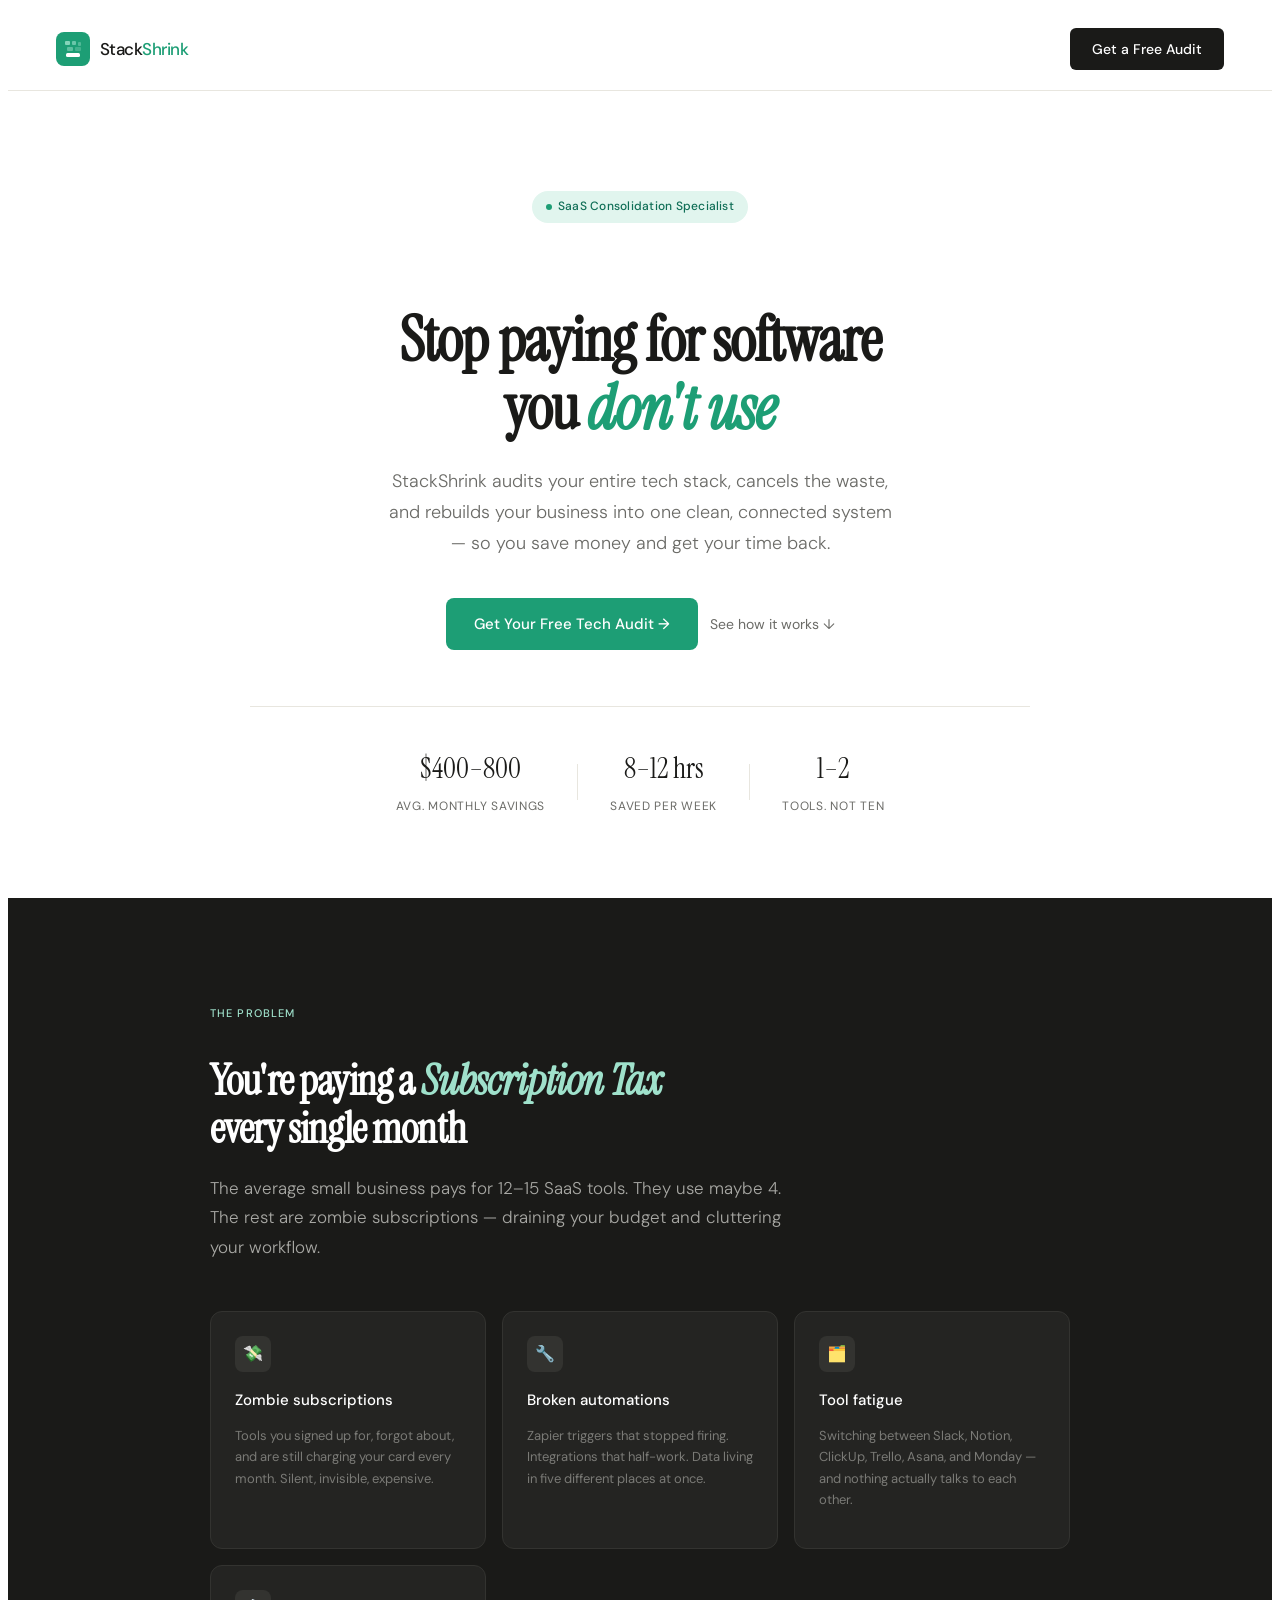
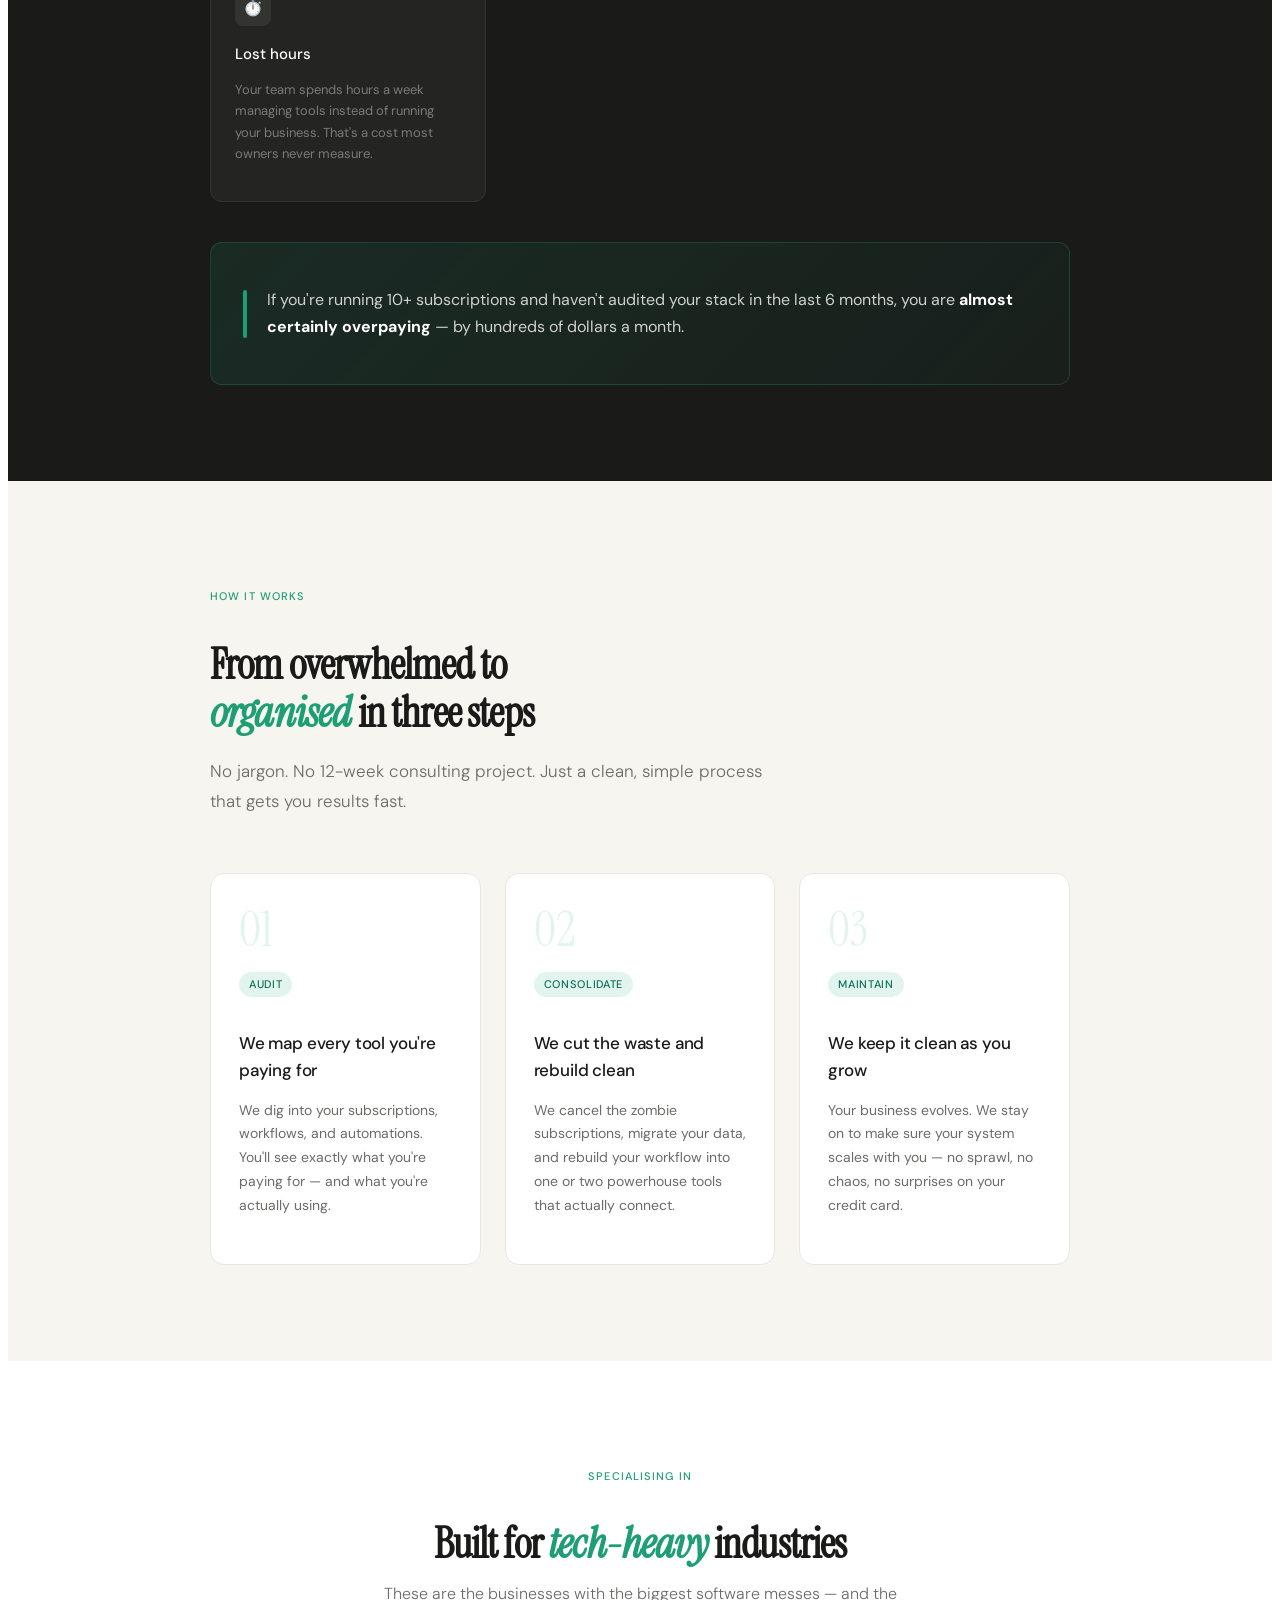
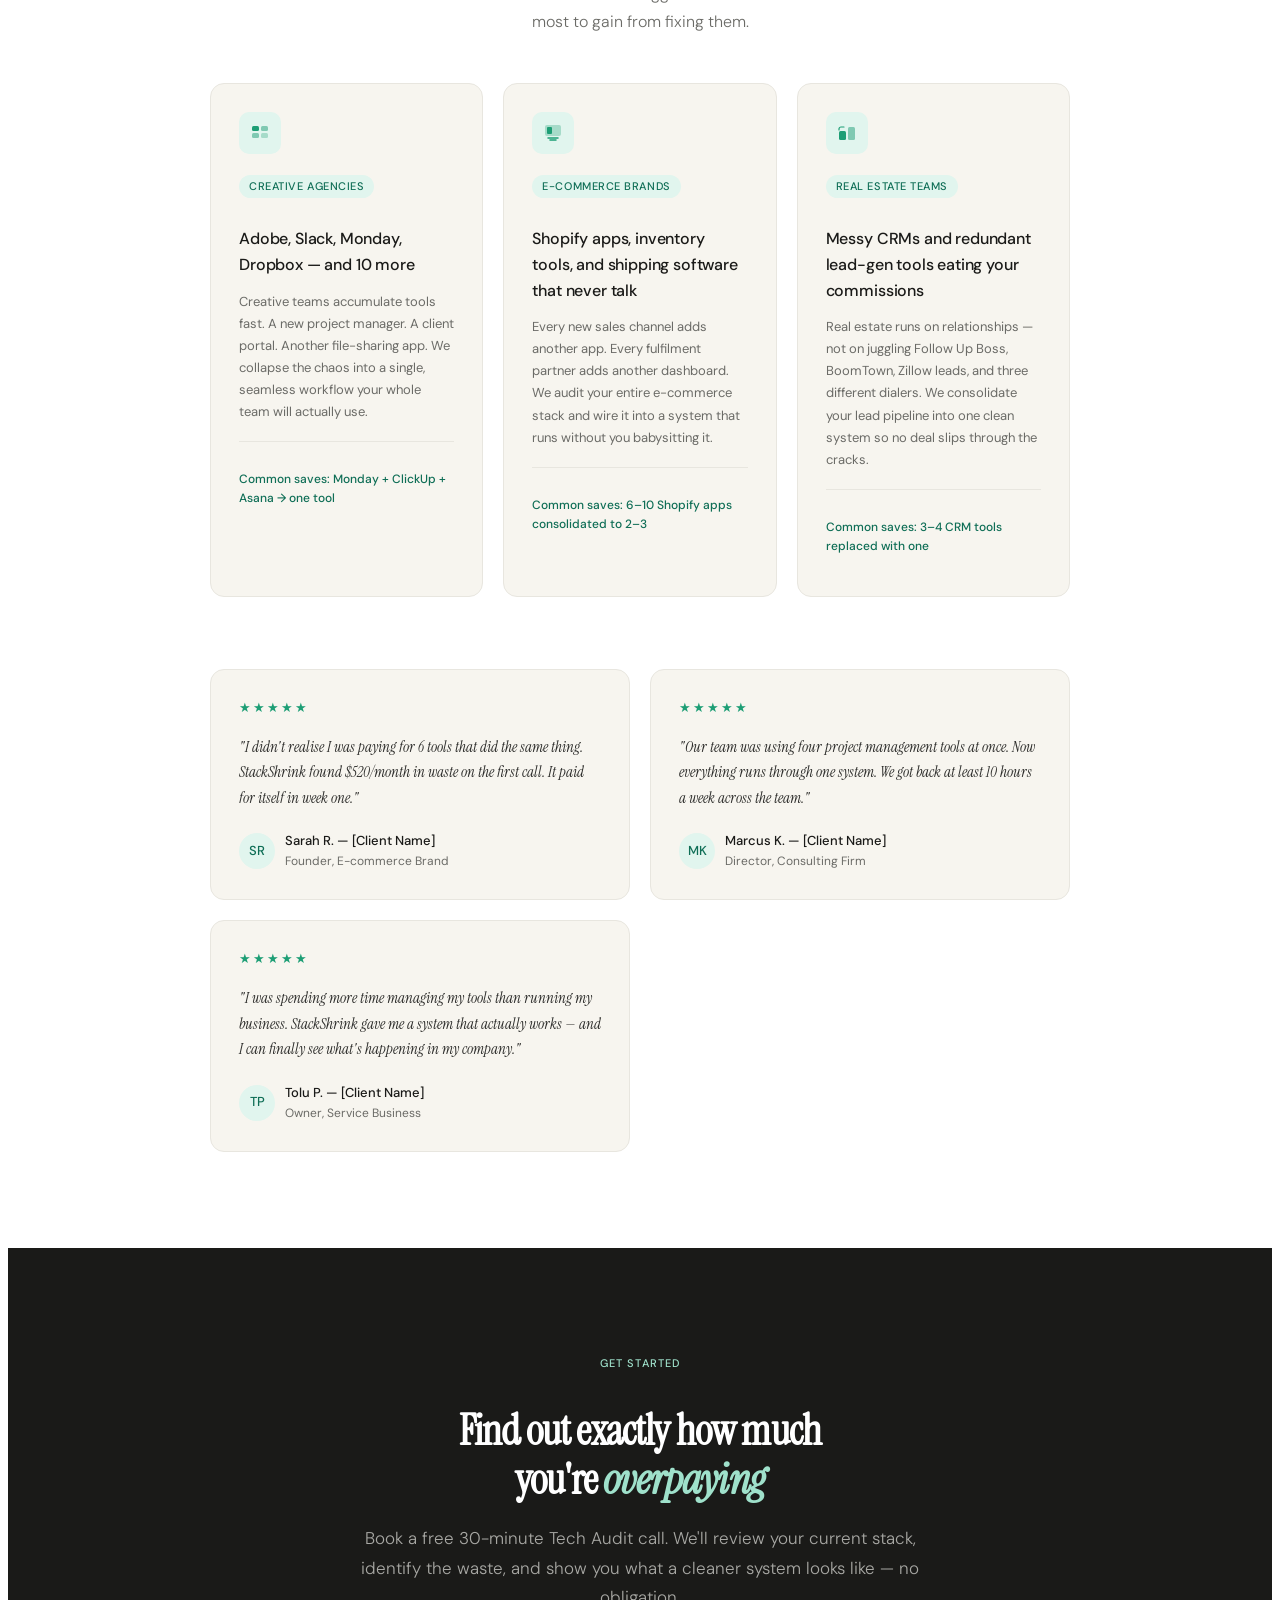
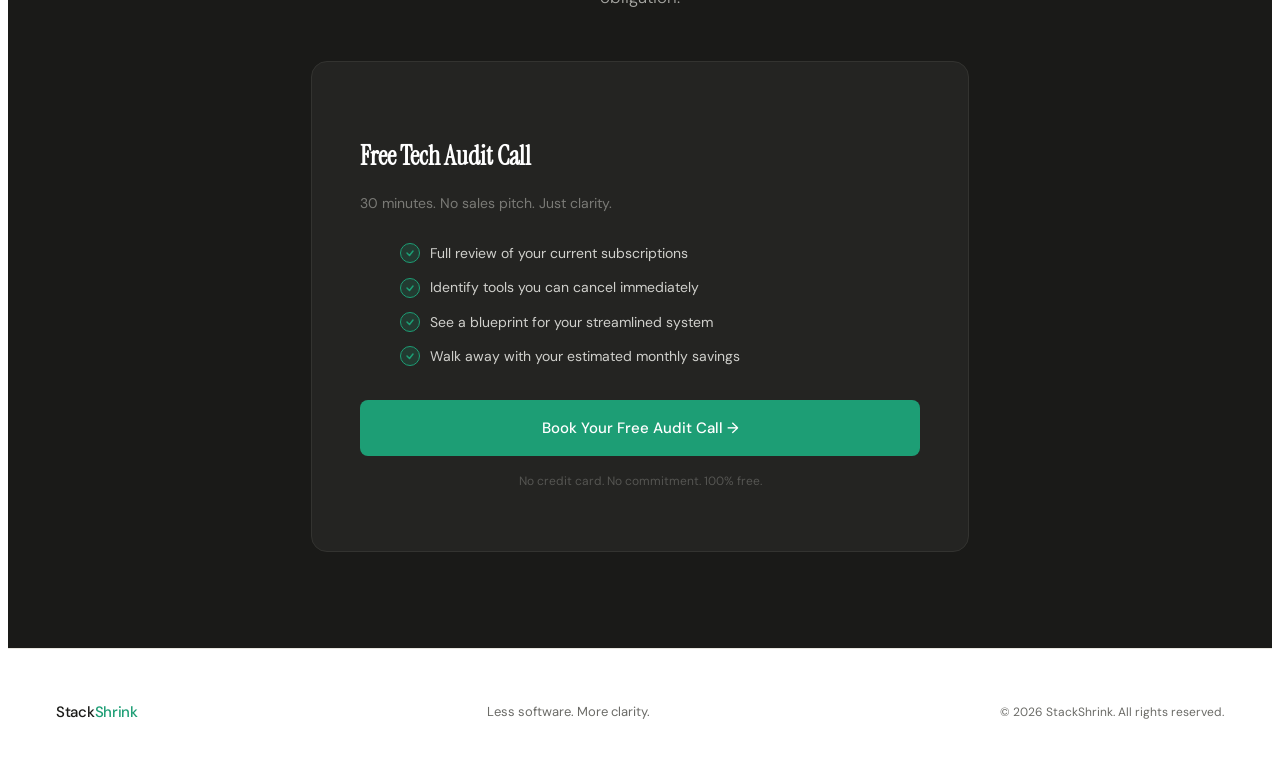
<file: main/index.html>
<!DOCTYPE html>
<html lang="en">

<head>
  <link rel="stylesheet" href="style.css">
  <meta charset="UTF-8">
  <meta name="viewport" content="width=device-width, initial-scale=1.0">
  <title>StackShrink — Less Software. More Clarity.</title>
  <link
    href="https://fonts.googleapis.com/css2?family=Instrument+Serif:ital@0;1&family=DM+Sans:wght@300;400;500&display=swap"
    rel="stylesheet">
 
</head>

<body>

  <!-- NAV -->
  <nav>
    <a class="nav-logo" href="#">
      <div class="nav-logo-icon">
        <svg width="20" height="20" viewBox="0 0 20 20" fill="none">
          <rect x="2" y="2" width="5" height="4" rx="1" fill="#9FE1CB" opacity="0.8" />
          <rect x="9" y="2" width="4" height="4" rx="1" fill="#9FE1CB" opacity="0.6" />
          <rect x="15" y="3" width="3" height="4" rx="1" fill="#9FE1CB" opacity="0.4" />
          <rect x="4" y="8" width="6" height="4" rx="1" fill="#9FE1CB" opacity="0.5" />
          <rect x="12" y="8" width="6" height="4" rx="1" fill="#9FE1CB" opacity="0.3" />
          <rect x="3" y="14" width="14" height="4" rx="1.5" fill="white" />
        </svg>
      </div>
      <span class="nav-logo-text">Stack<span>Shrink</span></span>
    </a>
    <a class="nav-cta" href="https://i58lmbzr24q.typeform.com/to/BRb4KkFY">Get a Free Audit</a>
  </nav>

  <!-- HERO -->
  <section class="hero" style="padding-bottom:80px; max-width:780px; margin:0 auto;">
    <div class="hero-badge">
      <div class="hero-badge-dot"></div>
      SaaS Consolidation Specialist
    </div>

    <h1>Stop paying for software<br>you <em>don't use</em></h1>

    <p class="hero-sub">StackShrink audits your entire tech stack, cancels the waste, and rebuilds your business into
      one clean, connected system — so you save money and get your time back.</p>

    <div class="hero-cta-group">
      <a class="btn-primary" href="https://i58lmbzr24q.typeform.com/to/BRb4KkFY">Get Your Free Tech Audit →</a>
      <a class="btn-ghost" href="#process">See how it works ↓</a>
    </div>

    <div class="hero-proof">
      <div class="hero-stat">
        <span class="hero-stat-num">$400–800</span>
        <span class="hero-stat-label">avg. monthly savings</span>
      </div>
      <div class="stat-divider"></div>
      <div class="hero-stat">
        <span class="hero-stat-num">8–12 hrs</span>
        <span class="hero-stat-label">saved per week</span>
      </div>
      <div class="stat-divider"></div>
      <div class="hero-stat">
        <span class="hero-stat-num">1–2</span>
        <span class="hero-stat-label">tools. not ten</span>
      </div>
    </div>
  </section>

  <!-- PROBLEM -->
  <section class="problem">
    <div class="section-inner">
      <p class="section-label">The Problem</p>
      <h2>You're paying a <em>Subscription Tax</em><br>every single month</h2>
      <p class="lead">The average small business pays for 12–15 SaaS tools. They use maybe 4. The rest are zombie
        subscriptions — draining your budget and cluttering your workflow.</p>

      <div class="problem-grid">
        <div class="problem-card">
          <div class="problem-card-icon">💸</div>
          <h3>Zombie subscriptions</h3>
          <p>Tools you signed up for, forgot about, and are still charging your card every month. Silent, invisible,
            expensive.</p>
        </div>
        <div class="problem-card">
          <div class="problem-card-icon">🔧</div>
          <h3>Broken automations</h3>
          <p>Zapier triggers that stopped firing. Integrations that half-work. Data living in five different places at
            once.</p>
        </div>
        <div class="problem-card">
          <div class="problem-card-icon">🗂️</div>
          <h3>Tool fatigue</h3>
          <p>Switching between Slack, Notion, ClickUp, Trello, Asana, and Monday — and nothing actually talks to each
            other.</p>
        </div>
        <div class="problem-card">
          <div class="problem-card-icon">⏱️</div>
          <h3>Lost hours</h3>
          <p>Your team spends hours a week managing tools instead of running your business. That's a cost most owners
            never measure.</p>
        </div>
      </div>

      <div class="problem-callout">
        <div class="problem-callout-bar"></div>
        <p>If you're running 10+ subscriptions and haven't audited your stack in the last 6 months, you are
          <strong>almost certainly overpaying</strong> — by hundreds of dollars a month.</p>
      </div>
    </div>
  </section>

  <!-- PROCESS -->
  <section class="process" id="process">
    <div class="section-inner">
      <p class="section-label">How It Works</p>
      <h2>From overwhelmed to<br><em>organised</em> in three steps</h2>
      <p class="lead">No jargon. No 12-week consulting project. Just a clean, simple process that gets you results fast.
      </p>

      <div class="steps">
        <div class="step">
          <div class="step-num">01</div>
          <span class="step-tag">Audit</span>
          <h3>We map every tool you're paying for</h3>
          <p>We dig into your subscriptions, workflows, and automations. You'll see exactly what you're paying for — and
            what you're actually using.</p>
        </div>
        <div class="step">
          <div class="step-num">02</div>
          <span class="step-tag">Consolidate</span>
          <h3>We cut the waste and rebuild clean</h3>
          <p>We cancel the zombie subscriptions, migrate your data, and rebuild your workflow into one or two powerhouse
            tools that actually connect.</p>
        </div>
        <div class="step">
          <div class="step-num">03</div>
          <span class="step-tag">Maintain</span>
          <h3>We keep it clean as you grow</h3>
          <p>Your business evolves. We stay on to make sure your system scales with you — no sprawl, no chaos, no
            surprises on your credit card.</p>
        </div>
      </div>
    </div>
  </section>

  <!-- PROOF -->
  <section style="background: white;">
    <div class="section-inner">
      <p class="section-label" style="text-align:center;">Specialising In</p>
      <h2 style="text-align:center; margin-bottom:12px;">Built for <em>tech-heavy</em> industries</h2>
      <p
        style="text-align:center; font-size:16px; color:var(--muted); max-width:520px; margin:0 auto 48px; font-weight:300; line-height:1.7;">
        These are the businesses with the biggest software messes — and the most to gain from fixing them.</p>

      <div
        style="display:grid; grid-template-columns:repeat(auto-fit, minmax(240px, 1fr)); gap:20px; margin-bottom:72px;">

        <div style="border:1px solid var(--border); border-radius:14px; padding:28px; background:var(--off-white);">
          <div
            style="width:42px; height:42px; background:var(--green-light); border-radius:10px; display:flex; align-items:center; justify-content:center; margin-bottom:18px;">
            <svg width="20" height="20" viewBox="0 0 20 20" fill="none">
              <rect x="2" y="3" width="7" height="5" rx="1.5" fill="#1D9E75" />
              <rect x="11" y="3" width="7" height="5" rx="1.5" fill="#1D9E75" opacity="0.5" />
              <rect x="2" y="10" width="7" height="5" rx="1.5" fill="#1D9E75" opacity="0.5" />
              <rect x="11" y="10" width="7" height="5" rx="1.5" fill="#1D9E75" opacity="0.3" />
            </svg>
          </div>
          <div
            style="display:inline-block; background:var(--green-light); color:var(--green-dark); font-size:11px; font-weight:500; padding:3px 10px; border-radius:100px; letter-spacing:0.05em; text-transform:uppercase; margin-bottom:12px;">
            Creative Agencies</div>
          <h3 style="font-size:16px; font-weight:500; margin-bottom:10px; letter-spacing:-0.01em;">Adobe, Slack, Monday,
            Dropbox — and 10 more</h3>
          <p style="font-size:13px; color:var(--muted); line-height:1.7;">Creative teams accumulate tools fast. A new
            project manager. A client portal. Another file-sharing app. We collapse the chaos into a single, seamless
            workflow your whole team will actually use.</p>
          <div style="margin-top:18px; padding-top:16px; border-top:1px solid var(--border);">
            <p style="font-size:12px; color:var(--green-dark); font-weight:500;">Common saves: Monday + ClickUp + Asana
              → one tool</p>
          </div>
        </div>

        <div style="border:1px solid var(--border); border-radius:14px; padding:28px; background:var(--off-white);">
          <div
            style="width:42px; height:42px; background:var(--green-light); border-radius:10px; display:flex; align-items:center; justify-content:center; margin-bottom:18px;">
            <svg width="20" height="20" viewBox="0 0 20 20" fill="none">
              <rect x="2" y="2" width="16" height="11" rx="2" fill="#1D9E75" opacity="0.3" />
              <rect x="4" y="4" width="5" height="7" rx="1" fill="#1D9E75" />
              <path d="M5 15h10M7 17h6" stroke="#1D9E75" stroke-width="1.5" stroke-linecap="round" />
            </svg>
          </div>
          <div
            style="display:inline-block; background:var(--green-light); color:var(--green-dark); font-size:11px; font-weight:500; padding:3px 10px; border-radius:100px; letter-spacing:0.05em; text-transform:uppercase; margin-bottom:12px;">
            E-commerce Brands</div>
          <h3 style="font-size:16px; font-weight:500; margin-bottom:10px; letter-spacing:-0.01em;">Shopify apps,
            inventory tools, and shipping software that never talk</h3>
          <p style="font-size:13px; color:var(--muted); line-height:1.7;">Every new sales channel adds another app.
            Every fulfilment partner adds another dashboard. We audit your entire e-commerce stack and wire it into a
            system that runs without you babysitting it.</p>
          <div style="margin-top:18px; padding-top:16px; border-top:1px solid var(--border);">
            <p style="font-size:12px; color:var(--green-dark); font-weight:500;">Common saves: 6–10 Shopify apps
              consolidated to 2–3</p>
          </div>
        </div>

        <div style="border:1px solid var(--border); border-radius:14px; padding:28px; background:var(--off-white);">
          <div
            style="width:42px; height:42px; background:var(--green-light); border-radius:10px; display:flex; align-items:center; justify-content:center; margin-bottom:18px;">
            <svg width="20" height="20" viewBox="0 0 20 20" fill="none">
              <rect x="2" y="8" width="7" height="9" rx="1.5" fill="#1D9E75" />
              <rect x="11" y="4" width="7" height="13" rx="1.5" fill="#1D9E75" opacity="0.5" />
              <path d="M2 7V6a2 2 0 012-2h3" stroke="#1D9E75" stroke-width="1.2" stroke-linecap="round" />
            </svg>
          </div>
          <div
            style="display:inline-block; background:var(--green-light); color:var(--green-dark); font-size:11px; font-weight:500; padding:3px 10px; border-radius:100px; letter-spacing:0.05em; text-transform:uppercase; margin-bottom:12px;">
            Real Estate Teams</div>
          <h3 style="font-size:16px; font-weight:500; margin-bottom:10px; letter-spacing:-0.01em;">Messy CRMs and
            redundant lead-gen tools eating your commissions</h3>
          <p style="font-size:13px; color:var(--muted); line-height:1.7;">Real estate runs on relationships — not on
            juggling Follow Up Boss, BoomTown, Zillow leads, and three different dialers. We consolidate your lead
            pipeline into one clean system so no deal slips through the cracks.</p>
          <div style="margin-top:18px; padding-top:16px; border-top:1px solid var(--border);">
            <p style="font-size:12px; color:var(--green-dark); font-weight:500;">Common saves: 3–4 CRM tools replaced
              with one</p>
          </div>
        </div>

      </div>

      <div class="testimonials">
        <div class="testimonial">
          <div class="testimonial-stars">★★★★★</div>
          <p>"I didn't realise I was paying for 6 tools that did the same thing. StackShrink found $520/month in waste
            on the first call. It paid for itself in week one."</p>
          <div class="testimonial-author">
            <div class="testimonial-avatar">SR</div>
            <div>
              <div class="testimonial-name">Sarah R. — [Client Name]</div>
              <div class="testimonial-title">Founder, E-commerce Brand</div>
            </div>
          </div>
        </div>
        <div class="testimonial">
          <div class="testimonial-stars">★★★★★</div>
          <p>"Our team was using four project management tools at once. Now everything runs through one system. We got
            back at least 10 hours a week across the team."</p>
          <div class="testimonial-author">
            <div class="testimonial-avatar">MK</div>
            <div>
              <div class="testimonial-name">Marcus K. — [Client Name]</div>
              <div class="testimonial-title">Director, Consulting Firm</div>
            </div>
          </div>
        </div>
        <div class="testimonial">
          <div class="testimonial-stars">★★★★★</div>
          <p>"I was spending more time managing my tools than running my business. StackShrink gave me a system that
            actually works — and I can finally see what's happening in my company."</p>
          <div class="testimonial-author">
            <div class="testimonial-avatar">TP</div>
            <div>
              <div class="testimonial-name">Tolu P. — [Client Name]</div>
              <div class="testimonial-title">Owner, Service Business</div>
            </div>
          </div>
        </div>
      </div>
    </div>
  </section>

  <!-- OFFER / CTA -->
  <section class="offer" id="audit">
    <div class="section-inner">
      <p class="section-label">Get Started</p>
      <h2>Find out exactly how much<br>you're <em>overpaying</em></h2>
      <p class="lead">Book a free 30-minute Tech Audit call. We'll review your current stack, identify the waste, and
        show you what a cleaner system looks like — no obligation.</p>

      <div class="offer-card">
        <h3>Free Tech Audit Call</h3>
        <p class="offer-sub">30 minutes. No sales pitch. Just clarity.</p>

        <ul class="offer-list">
          <li>
            <div class="offer-check">
              <svg viewBox="0 0 10 10" fill="none">
                <path d="M2 5l2.5 2.5L8 3" stroke="#1D9E75" stroke-width="1.5" stroke-linecap="round"
                  stroke-linejoin="round" />
              </svg>
            </div>
            Full review of your current subscriptions
          </li>
          <li>
            <div class="offer-check">
              <svg viewBox="0 0 10 10" fill="none">
                <path d="M2 5l2.5 2.5L8 3" stroke="#1D9E75" stroke-width="1.5" stroke-linecap="round"
                  stroke-linejoin="round" />
              </svg>
            </div>
            Identify tools you can cancel immediately
          </li>
          <li>
            <div class="offer-check">
              <svg viewBox="0 0 10 10" fill="none">
                <path d="M2 5l2.5 2.5L8 3" stroke="#1D9E75" stroke-width="1.5" stroke-linecap="round"
                  stroke-linejoin="round" />
              </svg>
            </div>
            See a blueprint for your streamlined system
          </li>
          <li>
            <div class="offer-check">
              <svg viewBox="0 0 10 10" fill="none">
                <path d="M2 5l2.5 2.5L8 3" stroke="#1D9E75" stroke-width="1.5" stroke-linecap="round"
                  stroke-linejoin="round" />
              </svg>
            </div>
            Walk away with your estimated monthly savings
          </li>
        </ul>

        <a class="offer-cta" href="https://i58lmbzr24q.typeform.com/to/BRb4KkFY">Book Your Free Audit Call →</a>
        <p class="offer-footnote">No credit card. No commitment. 100% free.</p>
      </div>
    </div>
  </section>

  <!-- FOOTER -->
  <footer>
    <div class="footer-logo">Stack<span>Shrink</span></div>
    <p>Less software. More clarity.</p>
    <p style="font-size:12px; color:var(--muted);">© 2026 StackShrink. All rights reserved.</p>
  </footer>

</body>

</html>
</file>
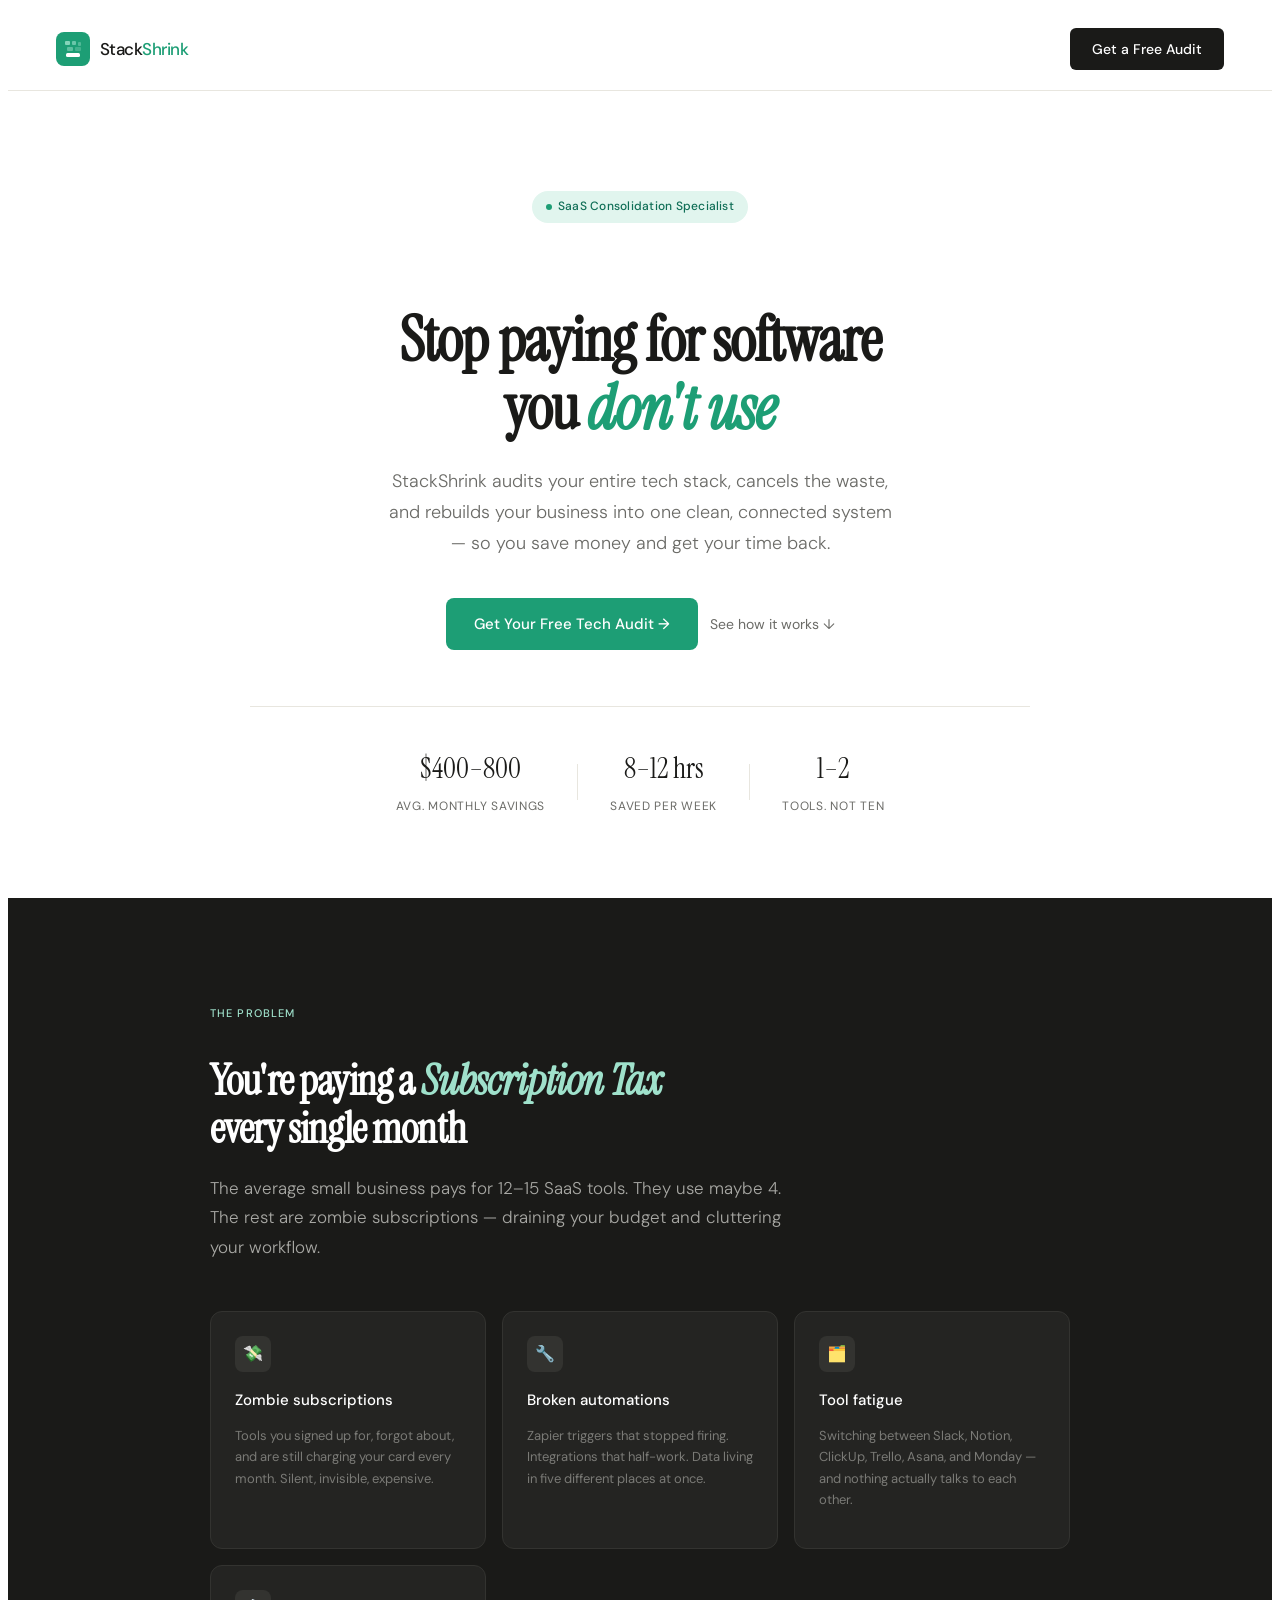
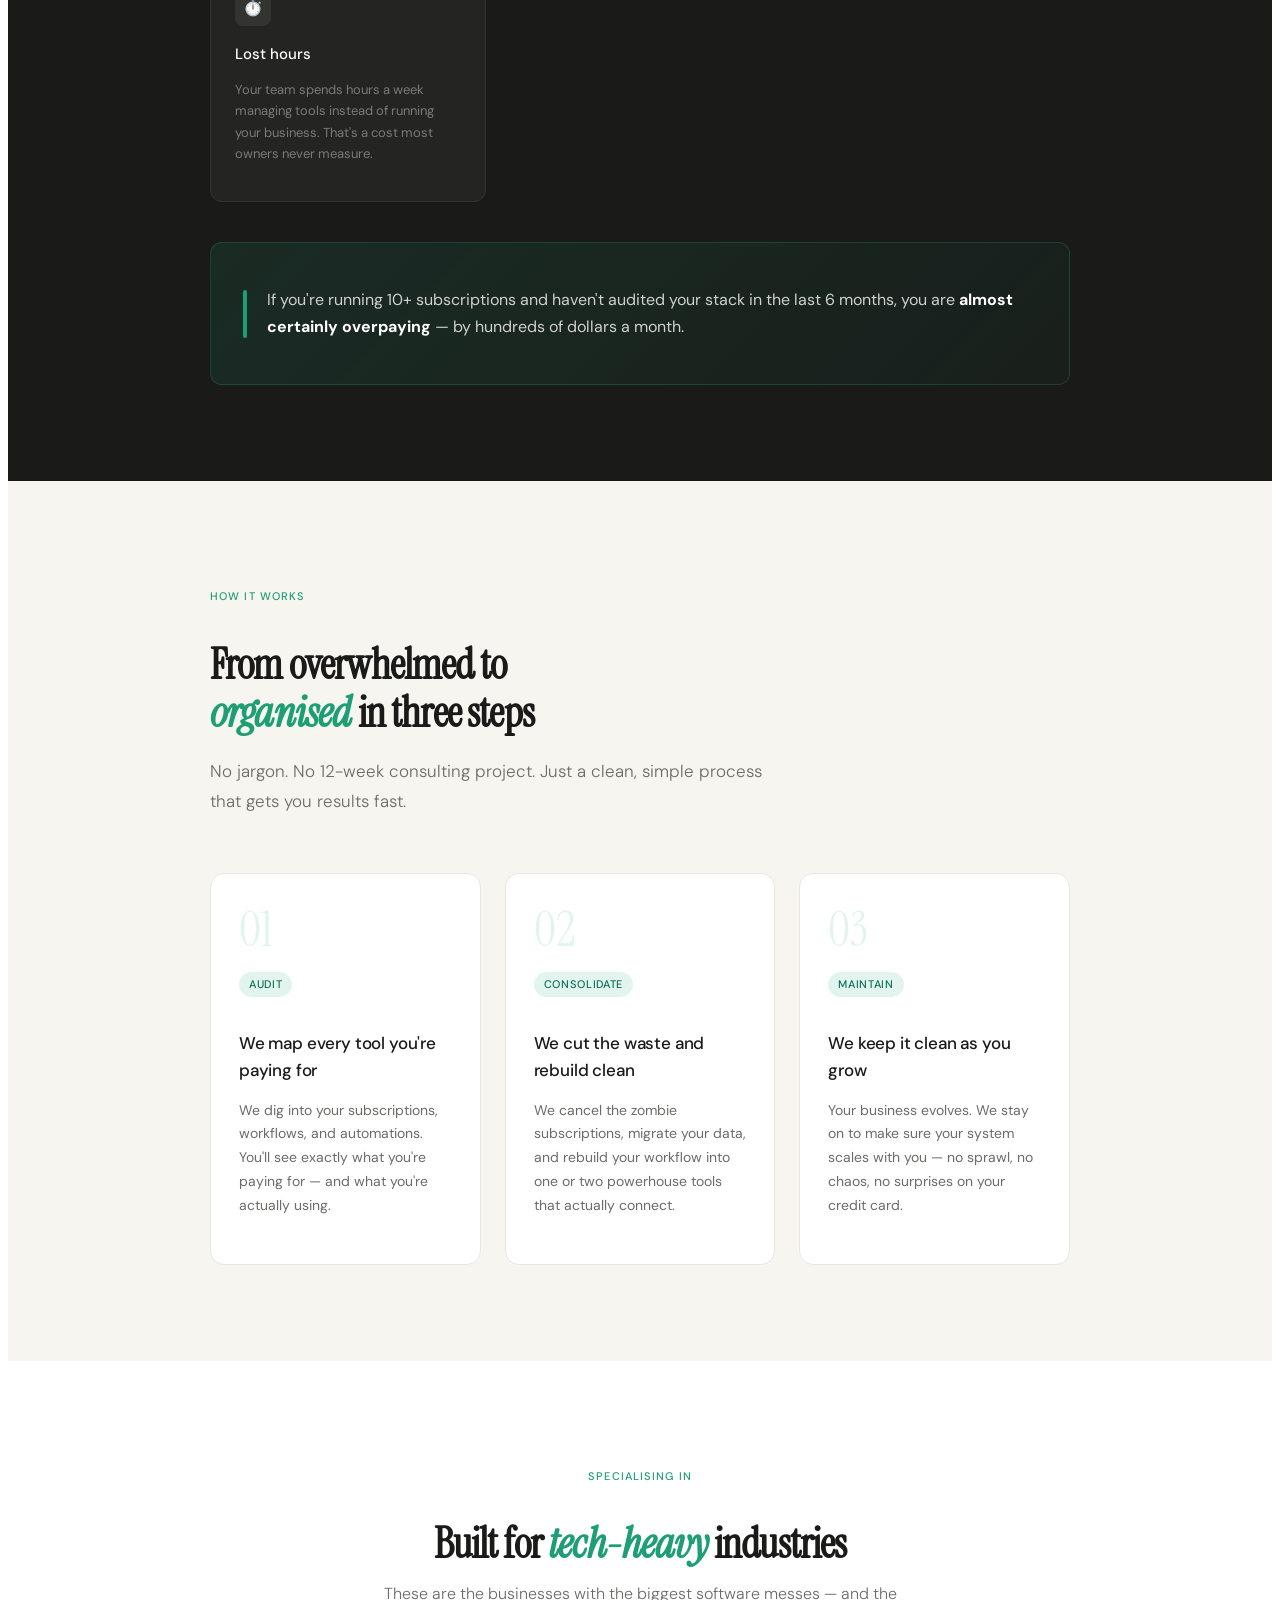
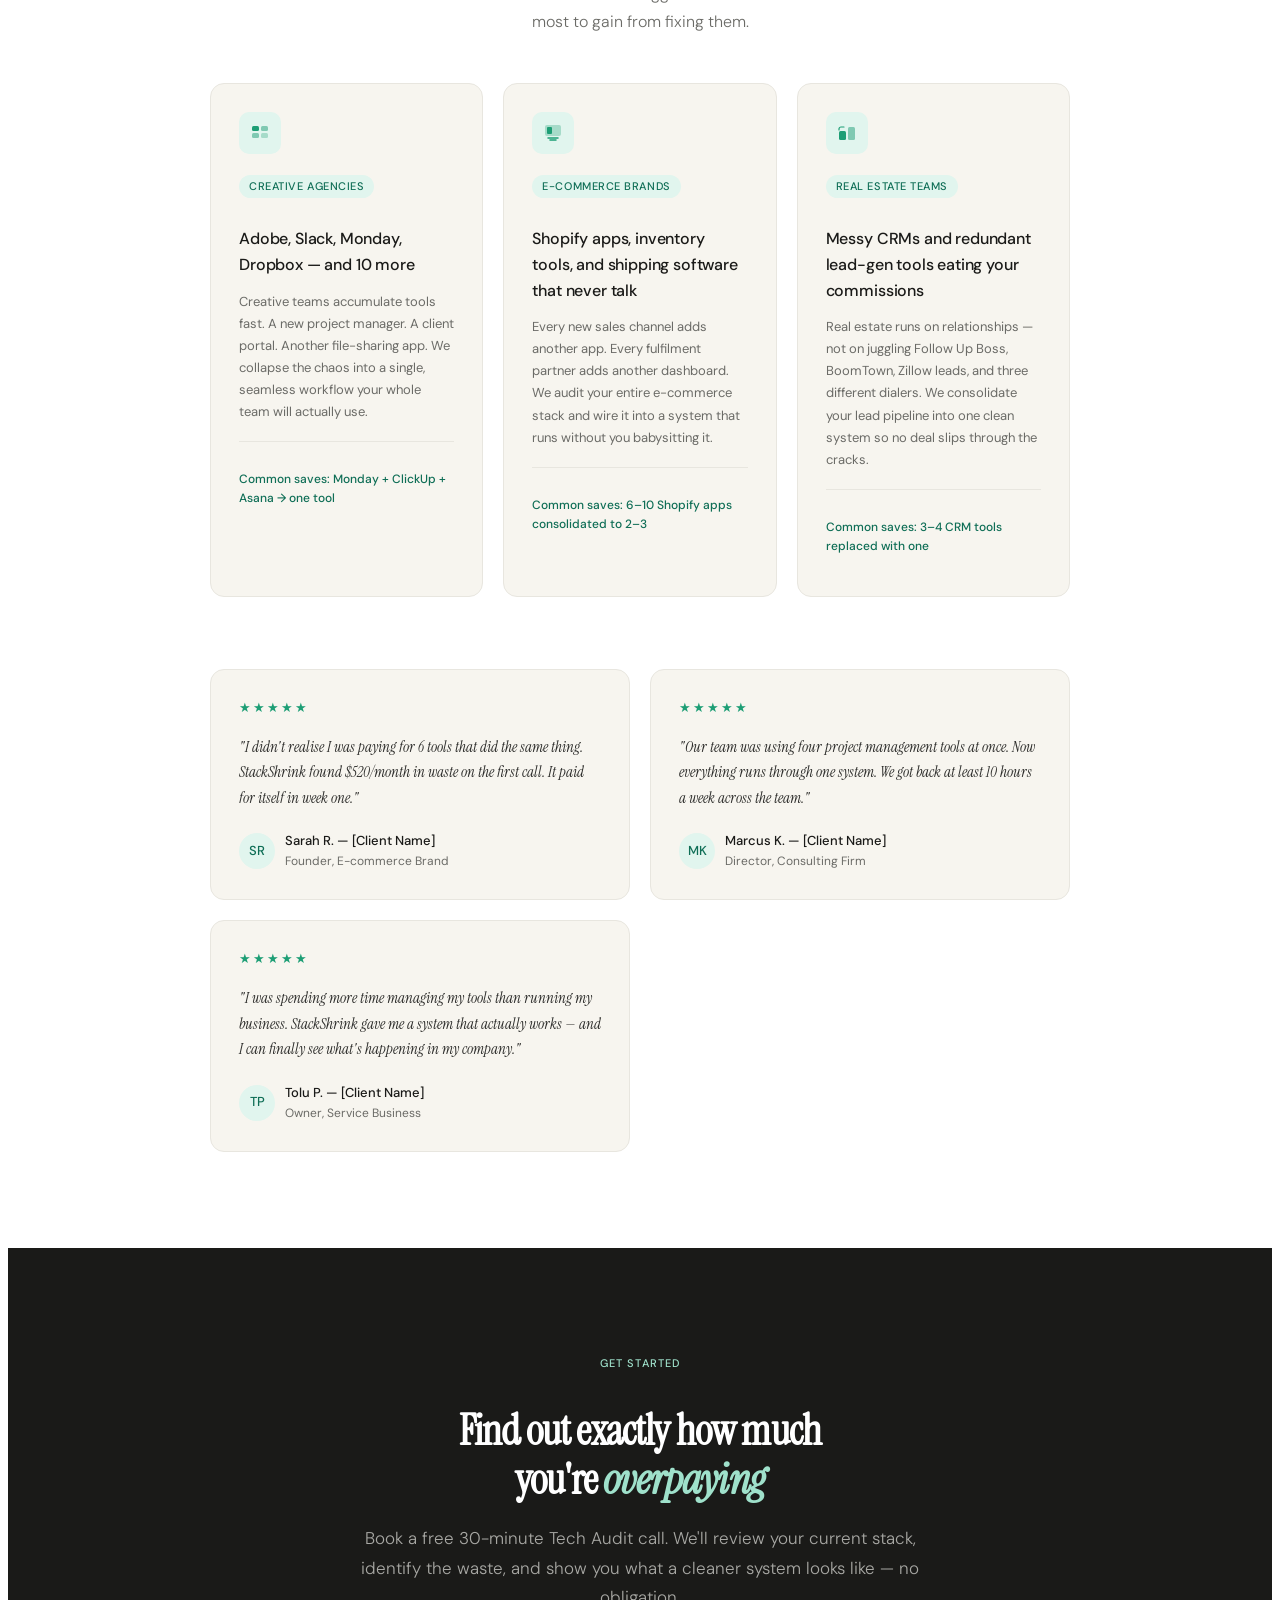
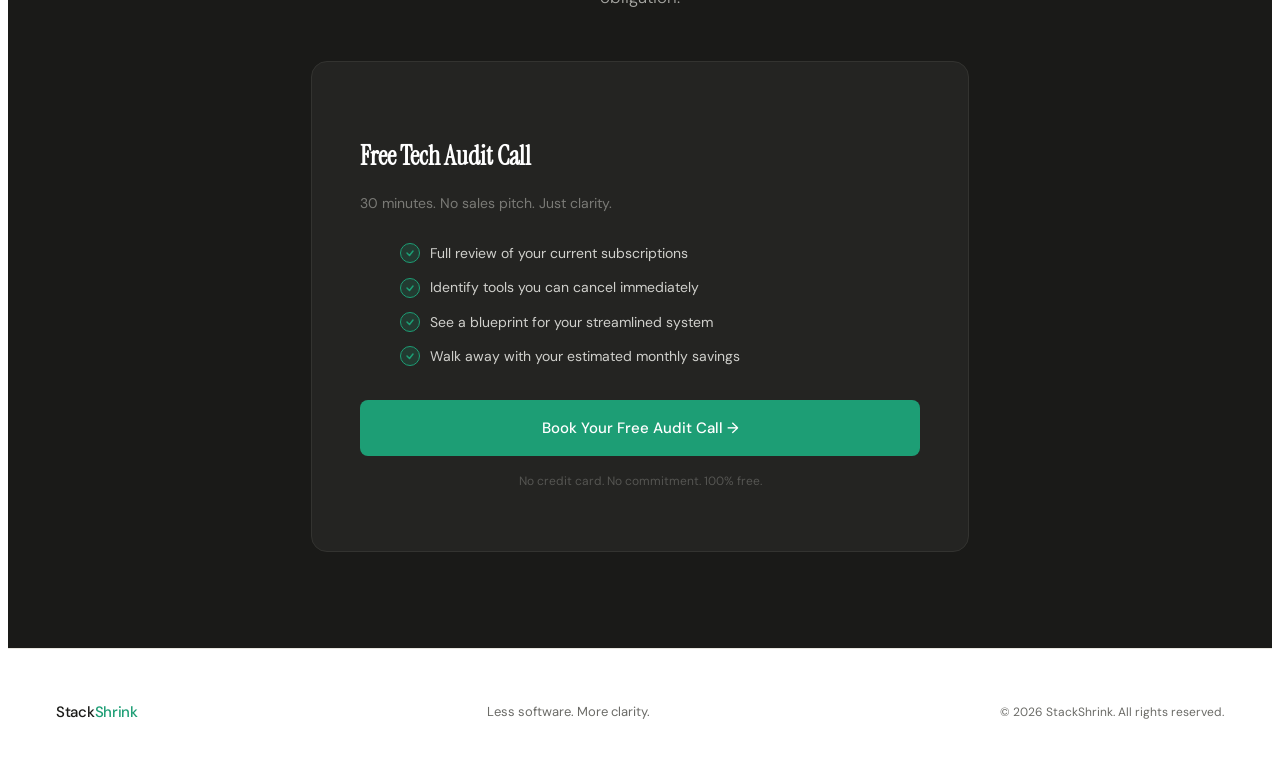
<file: main/stackshrink-landing.html>
<!DOCTYPE html>
<html lang="en">

<head>
  <link rel="stylesheet" href="style.css">
  <meta charset="UTF-8">
  <meta name="viewport" content="width=device-width, initial-scale=1.0">
  <title>StackShrink — Less Software. More Clarity.</title>
  <link
    href="https://fonts.googleapis.com/css2?family=Instrument+Serif:ital@0;1&family=DM+Sans:wght@300;400;500&display=swap"
    rel="stylesheet">
 
</head>

<body>

  <!-- NAV -->
  <nav>
    <a class="nav-logo" href="#">
      <div class="nav-logo-icon">
        <svg width="20" height="20" viewBox="0 0 20 20" fill="none">
          <rect x="2" y="2" width="5" height="4" rx="1" fill="#9FE1CB" opacity="0.8" />
          <rect x="9" y="2" width="4" height="4" rx="1" fill="#9FE1CB" opacity="0.6" />
          <rect x="15" y="3" width="3" height="4" rx="1" fill="#9FE1CB" opacity="0.4" />
          <rect x="4" y="8" width="6" height="4" rx="1" fill="#9FE1CB" opacity="0.5" />
          <rect x="12" y="8" width="6" height="4" rx="1" fill="#9FE1CB" opacity="0.3" />
          <rect x="3" y="14" width="14" height="4" rx="1.5" fill="white" />
        </svg>
      </div>
      <span class="nav-logo-text">Stack<span>Shrink</span></span>
    </a>
    <a class="nav-cta" href="#audit">Get a Free Audit</a>
  </nav>

  <!-- HERO -->
  <section class="hero" style="padding-bottom:80px; max-width:780px; margin:0 auto;">
    <div class="hero-badge">
      <div class="hero-badge-dot"></div>
      SaaS Consolidation Specialist
    </div>

    <h1>Stop paying for software<br>you <em>don't use</em></h1>

    <p class="hero-sub">StackShrink audits your entire tech stack, cancels the waste, and rebuilds your business into
      one clean, connected system — so you save money and get your time back.</p>

    <div class="hero-cta-group">
      <a class="btn-primary" href="#audit">Get Your Free Tech Audit →</a>
      <a class="btn-ghost" href="#process">See how it works ↓</a>
    </div>

    <div class="hero-proof">
      <div class="hero-stat">
        <span class="hero-stat-num">$400–800</span>
        <span class="hero-stat-label">avg. monthly savings</span>
      </div>
      <div class="stat-divider"></div>
      <div class="hero-stat">
        <span class="hero-stat-num">8–12 hrs</span>
        <span class="hero-stat-label">saved per week</span>
      </div>
      <div class="stat-divider"></div>
      <div class="hero-stat">
        <span class="hero-stat-num">1–2</span>
        <span class="hero-stat-label">tools. not ten</span>
      </div>
    </div>
  </section>

  <!-- PROBLEM -->
  <section class="problem">
    <div class="section-inner">
      <p class="section-label">The Problem</p>
      <h2>You're paying a <em>Subscription Tax</em><br>every single month</h2>
      <p class="lead">The average small business pays for 12–15 SaaS tools. They use maybe 4. The rest are zombie
        subscriptions — draining your budget and cluttering your workflow.</p>

      <div class="problem-grid">
        <div class="problem-card">
          <div class="problem-card-icon">💸</div>
          <h3>Zombie subscriptions</h3>
          <p>Tools you signed up for, forgot about, and are still charging your card every month. Silent, invisible,
            expensive.</p>
        </div>
        <div class="problem-card">
          <div class="problem-card-icon">🔧</div>
          <h3>Broken automations</h3>
          <p>Zapier triggers that stopped firing. Integrations that half-work. Data living in five different places at
            once.</p>
        </div>
        <div class="problem-card">
          <div class="problem-card-icon">🗂️</div>
          <h3>Tool fatigue</h3>
          <p>Switching between Slack, Notion, ClickUp, Trello, Asana, and Monday — and nothing actually talks to each
            other.</p>
        </div>
        <div class="problem-card">
          <div class="problem-card-icon">⏱️</div>
          <h3>Lost hours</h3>
          <p>Your team spends hours a week managing tools instead of running your business. That's a cost most owners
            never measure.</p>
        </div>
      </div>

      <div class="problem-callout">
        <div class="problem-callout-bar"></div>
        <p>If you're running 10+ subscriptions and haven't audited your stack in the last 6 months, you are
          <strong>almost certainly overpaying</strong> — by hundreds of dollars a month.</p>
      </div>
    </div>
  </section>

  <!-- PROCESS -->
  <section class="process" id="process">
    <div class="section-inner">
      <p class="section-label">How It Works</p>
      <h2>From overwhelmed to<br><em>organised</em> in three steps</h2>
      <p class="lead">No jargon. No 12-week consulting project. Just a clean, simple process that gets you results fast.
      </p>

      <div class="steps">
        <div class="step">
          <div class="step-num">01</div>
          <span class="step-tag">Audit</span>
          <h3>We map every tool you're paying for</h3>
          <p>We dig into your subscriptions, workflows, and automations. You'll see exactly what you're paying for — and
            what you're actually using.</p>
        </div>
        <div class="step">
          <div class="step-num">02</div>
          <span class="step-tag">Consolidate</span>
          <h3>We cut the waste and rebuild clean</h3>
          <p>We cancel the zombie subscriptions, migrate your data, and rebuild your workflow into one or two powerhouse
            tools that actually connect.</p>
        </div>
        <div class="step">
          <div class="step-num">03</div>
          <span class="step-tag">Maintain</span>
          <h3>We keep it clean as you grow</h3>
          <p>Your business evolves. We stay on to make sure your system scales with you — no sprawl, no chaos, no
            surprises on your credit card.</p>
        </div>
      </div>
    </div>
  </section>

  <!-- PROOF -->
  <section style="background: white;">
    <div class="section-inner">
      <p class="section-label" style="text-align:center;">Specialising In</p>
      <h2 style="text-align:center; margin-bottom:12px;">Built for <em>tech-heavy</em> industries</h2>
      <p
        style="text-align:center; font-size:16px; color:var(--muted); max-width:520px; margin:0 auto 48px; font-weight:300; line-height:1.7;">
        These are the businesses with the biggest software messes — and the most to gain from fixing them.</p>

      <div
        style="display:grid; grid-template-columns:repeat(auto-fit, minmax(240px, 1fr)); gap:20px; margin-bottom:72px;">

        <div style="border:1px solid var(--border); border-radius:14px; padding:28px; background:var(--off-white);">
          <div
            style="width:42px; height:42px; background:var(--green-light); border-radius:10px; display:flex; align-items:center; justify-content:center; margin-bottom:18px;">
            <svg width="20" height="20" viewBox="0 0 20 20" fill="none">
              <rect x="2" y="3" width="7" height="5" rx="1.5" fill="#1D9E75" />
              <rect x="11" y="3" width="7" height="5" rx="1.5" fill="#1D9E75" opacity="0.5" />
              <rect x="2" y="10" width="7" height="5" rx="1.5" fill="#1D9E75" opacity="0.5" />
              <rect x="11" y="10" width="7" height="5" rx="1.5" fill="#1D9E75" opacity="0.3" />
            </svg>
          </div>
          <div
            style="display:inline-block; background:var(--green-light); color:var(--green-dark); font-size:11px; font-weight:500; padding:3px 10px; border-radius:100px; letter-spacing:0.05em; text-transform:uppercase; margin-bottom:12px;">
            Creative Agencies</div>
          <h3 style="font-size:16px; font-weight:500; margin-bottom:10px; letter-spacing:-0.01em;">Adobe, Slack, Monday,
            Dropbox — and 10 more</h3>
          <p style="font-size:13px; color:var(--muted); line-height:1.7;">Creative teams accumulate tools fast. A new
            project manager. A client portal. Another file-sharing app. We collapse the chaos into a single, seamless
            workflow your whole team will actually use.</p>
          <div style="margin-top:18px; padding-top:16px; border-top:1px solid var(--border);">
            <p style="font-size:12px; color:var(--green-dark); font-weight:500;">Common saves: Monday + ClickUp + Asana
              → one tool</p>
          </div>
        </div>

        <div style="border:1px solid var(--border); border-radius:14px; padding:28px; background:var(--off-white);">
          <div
            style="width:42px; height:42px; background:var(--green-light); border-radius:10px; display:flex; align-items:center; justify-content:center; margin-bottom:18px;">
            <svg width="20" height="20" viewBox="0 0 20 20" fill="none">
              <rect x="2" y="2" width="16" height="11" rx="2" fill="#1D9E75" opacity="0.3" />
              <rect x="4" y="4" width="5" height="7" rx="1" fill="#1D9E75" />
              <path d="M5 15h10M7 17h6" stroke="#1D9E75" stroke-width="1.5" stroke-linecap="round" />
            </svg>
          </div>
          <div
            style="display:inline-block; background:var(--green-light); color:var(--green-dark); font-size:11px; font-weight:500; padding:3px 10px; border-radius:100px; letter-spacing:0.05em; text-transform:uppercase; margin-bottom:12px;">
            E-commerce Brands</div>
          <h3 style="font-size:16px; font-weight:500; margin-bottom:10px; letter-spacing:-0.01em;">Shopify apps,
            inventory tools, and shipping software that never talk</h3>
          <p style="font-size:13px; color:var(--muted); line-height:1.7;">Every new sales channel adds another app.
            Every fulfilment partner adds another dashboard. We audit your entire e-commerce stack and wire it into a
            system that runs without you babysitting it.</p>
          <div style="margin-top:18px; padding-top:16px; border-top:1px solid var(--border);">
            <p style="font-size:12px; color:var(--green-dark); font-weight:500;">Common saves: 6–10 Shopify apps
              consolidated to 2–3</p>
          </div>
        </div>

        <div style="border:1px solid var(--border); border-radius:14px; padding:28px; background:var(--off-white);">
          <div
            style="width:42px; height:42px; background:var(--green-light); border-radius:10px; display:flex; align-items:center; justify-content:center; margin-bottom:18px;">
            <svg width="20" height="20" viewBox="0 0 20 20" fill="none">
              <rect x="2" y="8" width="7" height="9" rx="1.5" fill="#1D9E75" />
              <rect x="11" y="4" width="7" height="13" rx="1.5" fill="#1D9E75" opacity="0.5" />
              <path d="M2 7V6a2 2 0 012-2h3" stroke="#1D9E75" stroke-width="1.2" stroke-linecap="round" />
            </svg>
          </div>
          <div
            style="display:inline-block; background:var(--green-light); color:var(--green-dark); font-size:11px; font-weight:500; padding:3px 10px; border-radius:100px; letter-spacing:0.05em; text-transform:uppercase; margin-bottom:12px;">
            Real Estate Teams</div>
          <h3 style="font-size:16px; font-weight:500; margin-bottom:10px; letter-spacing:-0.01em;">Messy CRMs and
            redundant lead-gen tools eating your commissions</h3>
          <p style="font-size:13px; color:var(--muted); line-height:1.7;">Real estate runs on relationships — not on
            juggling Follow Up Boss, BoomTown, Zillow leads, and three different dialers. We consolidate your lead
            pipeline into one clean system so no deal slips through the cracks.</p>
          <div style="margin-top:18px; padding-top:16px; border-top:1px solid var(--border);">
            <p style="font-size:12px; color:var(--green-dark); font-weight:500;">Common saves: 3–4 CRM tools replaced
              with one</p>
          </div>
        </div>

      </div>

      <div class="testimonials">
        <div class="testimonial">
          <div class="testimonial-stars">★★★★★</div>
          <p>"I didn't realise I was paying for 6 tools that did the same thing. StackShrink found $520/month in waste
            on the first call. It paid for itself in week one."</p>
          <div class="testimonial-author">
            <div class="testimonial-avatar">SR</div>
            <div>
              <div class="testimonial-name">Sarah R. — [Client Name]</div>
              <div class="testimonial-title">Founder, E-commerce Brand</div>
            </div>
          </div>
        </div>
        <div class="testimonial">
          <div class="testimonial-stars">★★★★★</div>
          <p>"Our team was using four project management tools at once. Now everything runs through one system. We got
            back at least 10 hours a week across the team."</p>
          <div class="testimonial-author">
            <div class="testimonial-avatar">MK</div>
            <div>
              <div class="testimonial-name">Marcus K. — [Client Name]</div>
              <div class="testimonial-title">Director, Consulting Firm</div>
            </div>
          </div>
        </div>
        <div class="testimonial">
          <div class="testimonial-stars">★★★★★</div>
          <p>"I was spending more time managing my tools than running my business. StackShrink gave me a system that
            actually works — and I can finally see what's happening in my company."</p>
          <div class="testimonial-author">
            <div class="testimonial-avatar">TP</div>
            <div>
              <div class="testimonial-name">Tolu P. — [Client Name]</div>
              <div class="testimonial-title">Owner, Service Business</div>
            </div>
          </div>
        </div>
      </div>
    </div>
  </section>

  <!-- OFFER / CTA -->
  <section class="offer" id="audit">
    <div class="section-inner">
      <p class="section-label">Get Started</p>
      <h2>Find out exactly how much<br>you're <em>overpaying</em></h2>
      <p class="lead">Book a free 30-minute Tech Audit call. We'll review your current stack, identify the waste, and
        show you what a cleaner system looks like — no obligation.</p>

      <div class="offer-card">
        <h3>Free Tech Audit Call</h3>
        <p class="offer-sub">30 minutes. No sales pitch. Just clarity.</p>

        <ul class="offer-list">
          <li>
            <div class="offer-check">
              <svg viewBox="0 0 10 10" fill="none">
                <path d="M2 5l2.5 2.5L8 3" stroke="#1D9E75" stroke-width="1.5" stroke-linecap="round"
                  stroke-linejoin="round" />
              </svg>
            </div>
            Full review of your current subscriptions
          </li>
          <li>
            <div class="offer-check">
              <svg viewBox="0 0 10 10" fill="none">
                <path d="M2 5l2.5 2.5L8 3" stroke="#1D9E75" stroke-width="1.5" stroke-linecap="round"
                  stroke-linejoin="round" />
              </svg>
            </div>
            Identify tools you can cancel immediately
          </li>
          <li>
            <div class="offer-check">
              <svg viewBox="0 0 10 10" fill="none">
                <path d="M2 5l2.5 2.5L8 3" stroke="#1D9E75" stroke-width="1.5" stroke-linecap="round"
                  stroke-linejoin="round" />
              </svg>
            </div>
            See a blueprint for your streamlined system
          </li>
          <li>
            <div class="offer-check">
              <svg viewBox="0 0 10 10" fill="none">
                <path d="M2 5l2.5 2.5L8 3" stroke="#1D9E75" stroke-width="1.5" stroke-linecap="round"
                  stroke-linejoin="round" />
              </svg>
            </div>
            Walk away with your estimated monthly savings
          </li>
        </ul>

        <a class="offer-cta" href="#">Book Your Free Audit Call →</a>
        <p class="offer-footnote">No credit card. No commitment. 100% free.</p>
      </div>
    </div>
  </section>

  <!-- FOOTER -->
  <footer>
    <div class="footer-logo">Stack<span>Shrink</span></div>
    <p>Less software. More clarity.</p>
    <p style="font-size:12px; color:var(--muted);">© 2026 StackShrink. All rights reserved.</p>
  </footer>

</body>

</html>
</file>
<file: main/style.css>
*::before,
  *::after {
      box-sizing: border-box;
      margin: 0;
      padding: 0;
  }

  :root {
      --green: #1D9E75;
      --green-dark: #0F6E56;
      --green-light: #E1F5EE;
      --green-mid: #9FE1CB;
      --charcoal: #1A1A18;
      --charcoal-mid: #2C2C2A;
      --muted: #6B6B67;
      --border: #E8E6DF;
      --off-white: #F7F5EF;
      --white: #FFFFFF;
  }

  html {
      scroll-behavior: smooth;
  }

  body {
      font-family: 'DM Sans', sans-serif;
      background: var(--white);
      color: var(--charcoal);
      line-height: 1.6;
      -webkit-font-smoothing: antialiased;
  }

  /* NAV */
  nav {
      display: flex;
      align-items: center;
      justify-content: space-between;
      padding: 20px 48px;
      border-bottom: 1px solid var(--border);
      position: sticky;
      top: 0;
      background: rgba(255, 255, 255, 0.96);
      backdrop-filter: blur(8px);
      z-index: 100;
  }

  .nav-logo {
      display: flex;
      align-items: center;
      gap: 10px;
      text-decoration: none;
  }

  .nav-logo-icon {
      width: 34px;
      height: 34px;
      background: var(--green);
      border-radius: 8px;
      display: flex;
      align-items: center;
      justify-content: center;
  }

  .nav-logo-text {
      font-size: 17px;
      font-weight: 500;
      color: var(--charcoal);
      letter-spacing: -0.03em;
  }

  .nav-logo-text span {
      color: var(--green);
  }

  .nav-cta {
      background: var(--charcoal);
      color: white;
      padding: 10px 22px;
      border-radius: 6px;
      font-size: 14px;
      font-weight: 500;
      text-decoration: none;
      transition: background 0.2s;
  }

  .nav-cta:hover {
      background: var(--green-dark);
  }

  /* HERO */
  .hero {
      max-width: 780px;
      margin: 0 auto;
      padding: 100px 48px 80px;
      text-align: center;
  }

  .hero-badge {
      display: inline-flex;
      align-items: center;
      gap: 6px;
      background: var(--green-light);
      color: var(--green-dark);
      font-size: 12px;
      font-weight: 500;
      padding: 6px 14px;
      border-radius: 100px;
      margin-bottom: 32px;
      letter-spacing: 0.02em;
  }

  .hero-badge-dot {
      width: 6px;
      height: 6px;
      border-radius: 50%;
      background: var(--green);
  }

  h1 {
      font-family: 'Instrument Serif', Georgia, serif;
      font-size: clamp(38px, 6vw, 62px);
      line-height: 1.1;
      letter-spacing: -0.02em;
      color: var(--charcoal);
      margin-bottom: 24px;
  }

  h1 em {
      font-style: italic;
      color: var(--green);
  }

  .hero-sub {
      font-size: 18px;
      color: var(--muted);
      max-width: 520px;
      margin: 0 auto 40px;
      font-weight: 300;
      line-height: 1.7;
  }

  .hero-cta-group {
      display: flex;
      align-items: center;
      justify-content: center;
      gap: 12px;
      flex-wrap: wrap;
  }

  .btn-primary {
      background: var(--green);
      color: white;
      padding: 14px 28px;
      border-radius: 8px;
      font-size: 15px;
      font-weight: 500;
      text-decoration: none;
      transition: background 0.2s, transform 0.15s;
      display: inline-block;
  }

  .btn-primary:hover {
      background: var(--green-dark);
      transform: translateY(-1px);
  }

  .btn-ghost {
      color: var(--muted);
      font-size: 14px;
      text-decoration: none;
      display: inline-flex;
      align-items: center;
      gap: 6px;
  }

  .btn-ghost:hover {
      color: var(--charcoal);
  }

  .hero-proof {
      margin-top: 56px;
      padding-top: 40px;
      border-top: 1px solid var(--border);
      display: flex;
      align-items: center;
      justify-content: center;
      gap: 32px;
      flex-wrap: wrap;
  }

  .hero-stat {
      text-align: center;
  }

  .hero-stat-num {
      font-family: 'Instrument Serif', serif;
      font-size: 28px;
      color: var(--charcoal);
      display: block;
  }

  .hero-stat-label {
      font-size: 12px;
      color: var(--muted);
      text-transform: uppercase;
      letter-spacing: 0.06em;
  }

  .stat-divider {
      width: 1px;
      height: 36px;
      background: var(--border);
  }

  /* SECTIONS */
  section {
      padding: 96px 48px;
  }

  .section-inner {
      max-width: 860px;
      margin: 0 auto;
  }

  .section-label {
      font-size: 11px;
      font-weight: 500;
      text-transform: uppercase;
      letter-spacing: 0.1em;
      color: var(--green);
      margin-bottom: 16px;
  }

  h2 {
      font-family: 'Instrument Serif', serif;
      font-size: clamp(28px, 4vw, 42px);
      line-height: 1.15;
      letter-spacing: -0.02em;
      margin-bottom: 20px;
  }

  h2 em {
      font-style: italic;
      color: var(--green);
  }

  .lead {
      font-size: 17px;
      color: var(--muted);
      max-width: 580px;
      line-height: 1.75;
      font-weight: 300;
  }

  /* PROBLEM */
  .problem {
      background: var(--charcoal);
      color: white;
  }

  .problem h2 {
      color: white;
  }

  .problem h2 em {
      color: var(--green-mid);
  }

  .problem .section-label {
      color: var(--green-mid);
  }

  .problem .lead {
      color: #A8A8A4;
  }

  .problem-grid {
      display: grid;
      grid-template-columns: repeat(auto-fit, minmax(240px, 1fr));
      gap: 16px;
      margin-top: 48px;
  }

  .problem-card {
      background: #242422;
      border: 1px solid #333330;
      border-radius: 12px;
      padding: 24px;
  }

  .problem-card-icon {
      width: 36px;
      height: 36px;
      border-radius: 8px;
      background: #333330;
      display: flex;
      align-items: center;
      justify-content: center;
      margin-bottom: 16px;
      font-size: 16px;
  }

  .problem-card h3 {
      font-size: 15px;
      font-weight: 500;
      color: white;
      margin-bottom: 8px;
  }

  .problem-card p {
      font-size: 13px;
      color: #7A7A76;
      line-height: 1.65;
  }

  .problem-callout {
      margin-top: 40px;
      background: linear-gradient(135deg, #1D9E7522, #0F6E5611);
      border: 1px solid #1D9E7544;
      border-radius: 12px;
      padding: 28px 32px;
      display: flex;
      align-items: center;
      gap: 20px;
  }

  .problem-callout-bar {
      width: 4px;
      height: 48px;
      background: var(--green);
      border-radius: 2px;
      flex-shrink: 0;
  }

  .problem-callout p {
      font-size: 16px;
      color: #D0D0CC;
      line-height: 1.65;
  }

  .problem-callout strong {
      color: white;
  }

  /* PROCESS */
  .process {
      background: var(--off-white);
  }

  .steps {
      display: grid;
      grid-template-columns: repeat(auto-fit, minmax(220px, 1fr));
      gap: 24px;
      margin-top: 56px;
      position: relative;
  }

  .step {
      background: white;
      border: 1px solid var(--border);
      border-radius: 14px;
      padding: 32px 28px;
      position: relative;
  }

  .step-num {
      font-family: 'Instrument Serif', serif;
      font-size: 48px;
      color: var(--green-light);
      line-height: 1;
      margin-bottom: 16px;
  }

  .step h3 {
      font-size: 17px;
      font-weight: 500;
      margin-bottom: 10px;
      letter-spacing: -0.01em;
  }

  .step p {
      font-size: 14px;
      color: var(--muted);
      line-height: 1.7;
  }

  .step-tag {
      display: inline-block;
      background: var(--green-light);
      color: var(--green-dark);
      font-size: 11px;
      font-weight: 500;
      padding: 4px 10px;
      border-radius: 100px;
      margin-bottom: 16px;
      text-transform: uppercase;
      letter-spacing: 0.06em;
  }

  /* PROOF */
  .proof-logos {
      display: flex;
      align-items: center;
      justify-content: center;
      gap: 32px;
      flex-wrap: wrap;
      margin: 48px 0;
  }

  .logo-placeholder {
      height: 28px;
      background: var(--border);
      border-radius: 4px;
      opacity: 0.6;
  }

  .testimonials {
      display: grid;
      grid-template-columns: repeat(auto-fit, minmax(280px, 1fr));
      gap: 20px;
      margin-top: 16px;
  }

  .testimonial {
      background: var(--off-white);
      border: 1px solid var(--border);
      border-radius: 14px;
      padding: 28px;
  }

  .testimonial-stars {
      color: var(--green);
      font-size: 13px;
      margin-bottom: 16px;
      letter-spacing: 2px;
  }

  .testimonial p {
      font-size: 15px;
      line-height: 1.7;
      color: var(--charcoal-mid);
      margin-bottom: 20px;
      font-style: italic;
      font-family: 'Instrument Serif', serif;
  }

  .testimonial-author {
      display: flex;
      align-items: center;
      gap: 10px;
  }

  .testimonial-avatar {
      width: 36px;
      height: 36px;
      border-radius: 50%;
      background: var(--green-light);
      display: flex;
      align-items: center;
      justify-content: center;
      font-size: 13px;
      font-weight: 500;
      color: var(--green-dark);
  }

  .testimonial-name {
      font-size: 13px;
      font-weight: 500;
      color: var(--charcoal);
  }

  .testimonial-title {
      font-size: 12px;
      color: var(--muted);
  }

  /* OFFER */
  .offer {
      background: var(--charcoal);
      text-align: center;
  }

  .offer h2 {
      color: white;
  }

  .offer h2 em {
      color: var(--green-mid);
  }

  .offer .section-label {
      color: var(--green-mid);
  }

  .offer .lead {
      color: #A8A8A4;
      margin: 0 auto 40px;
  }

  .offer-card {
      background: #242422;
      border: 1px solid #333330;
      border-radius: 16px;
      padding: 48px;
      max-width: 560px;
      margin: 48px auto 0;
      text-align: left;
  }

  .offer-card h3 {
      font-family: 'Instrument Serif', serif;
      font-size: 26px;
      color: white;
      margin-bottom: 8px;
  }

  .offer-card .offer-sub {
      font-size: 14px;
      color: #7A7A76;
      margin-bottom: 28px;
  }

  .offer-list {
      list-style: none;
      margin-bottom: 32px;
      display: flex;
      flex-direction: column;
      gap: 12px;
  }

  .offer-list li {
      display: flex;
      align-items: center;
      gap: 10px;
      font-size: 14px;
      color: #D0D0CC;
  }

  .offer-check {
      width: 18px;
      height: 18px;
      border-radius: 50%;
      background: #1D9E7530;
      border: 1px solid var(--green);
      display: flex;
      align-items: center;
      justify-content: center;
      flex-shrink: 0;
  }

  .offer-check svg {
      width: 10px;
      height: 10px;
  }

  .offer-cta {
      display: block;
      background: var(--green);
      color: white;
      text-align: center;
      padding: 16px;
      border-radius: 8px;
      font-size: 15px;
      font-weight: 500;
      text-decoration: none;
      transition: background 0.2s;
  }

  .offer-cta:hover {
      background: var(--green-dark);
  }

  .offer-footnote {
      text-align: center;
      font-size: 12px;
      color: #555552;
      margin-top: 16px;
  }

  /* FOOTER */
  footer {
      padding: 40px 48px;
      border-top: 1px solid var(--border);
      display: flex;
      align-items: center;
      justify-content: space-between;
      flex-wrap: gap;
  }

  .footer-logo {
      font-size: 15px;
      font-weight: 500;
      color: var(--charcoal);
      letter-spacing: -0.02em;
  }

  .footer-logo span {
      color: var(--green);
  }

  footer p {
      font-size: 13px;
      color: var(--muted);
  }

  /* ANIMATIONS */
  @keyframes fadeUp {
      from {
          opacity: 0;
          transform: translateY(20px);
      }

      to {
          opacity: 1;
          transform: translateY(0);
      }
  }

  .hero-badge {
      animation: fadeUp 0.5s ease both;
  }

  h1 {
      animation: fadeUp 0.5s 0.1s ease both;
  }

  .hero-sub {
      animation: fadeUp 0.5s 0.2s ease both;
  }

  .hero-cta-group {
      animation: fadeUp 0.5s 0.3s ease both;
  }

  .hero-proof {
      animation: fadeUp 0.5s 0.4s ease both;
  }

  @media (max-width: 600px) {
      nav {
          padding: 16px 20px;
      }

      section {
          padding: 72px 20px;
      }

      .hero {
          padding: 72px 20px 60px;
      }

      .stat-divider {
          display: none;
      }

      .offer-card {
          padding: 28px 20px;
      }

      footer {
          flex-direction: column;
          gap: 12px;
          text-align: center;
      }
  }
</file>
